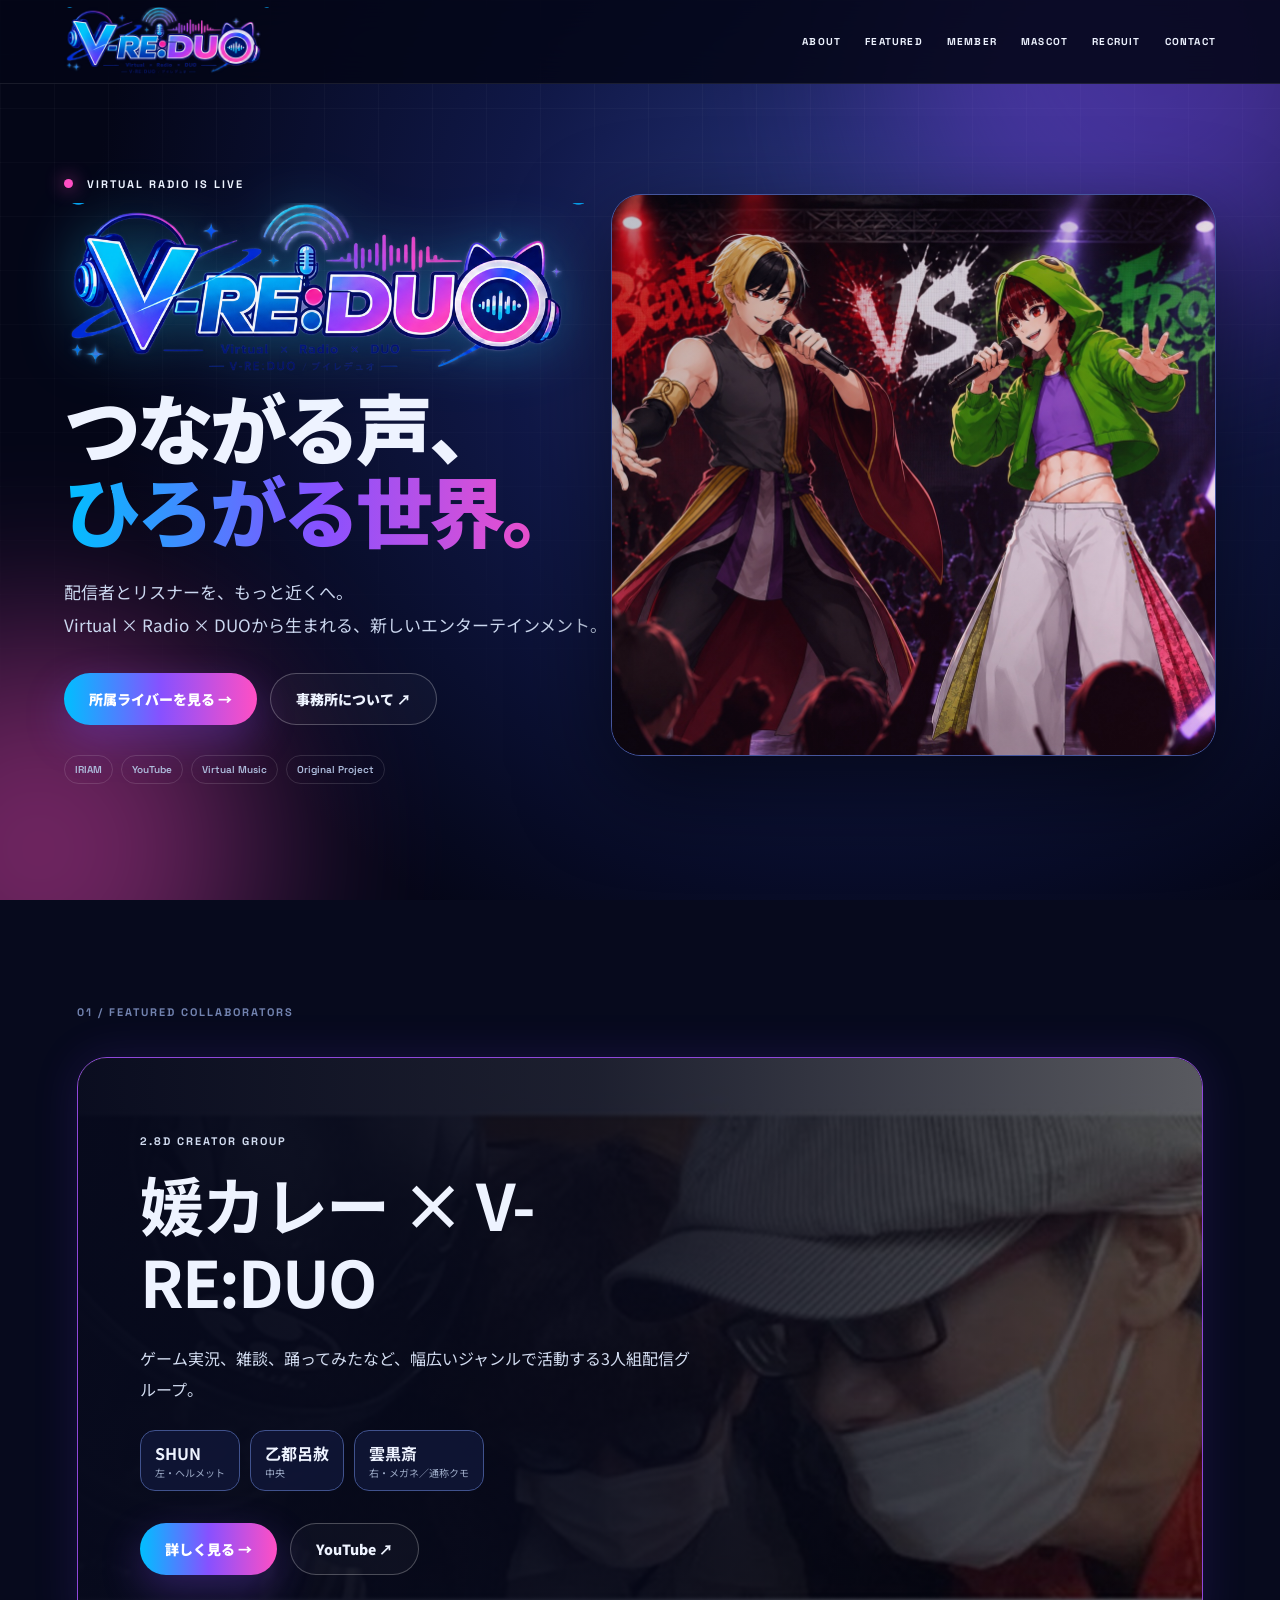
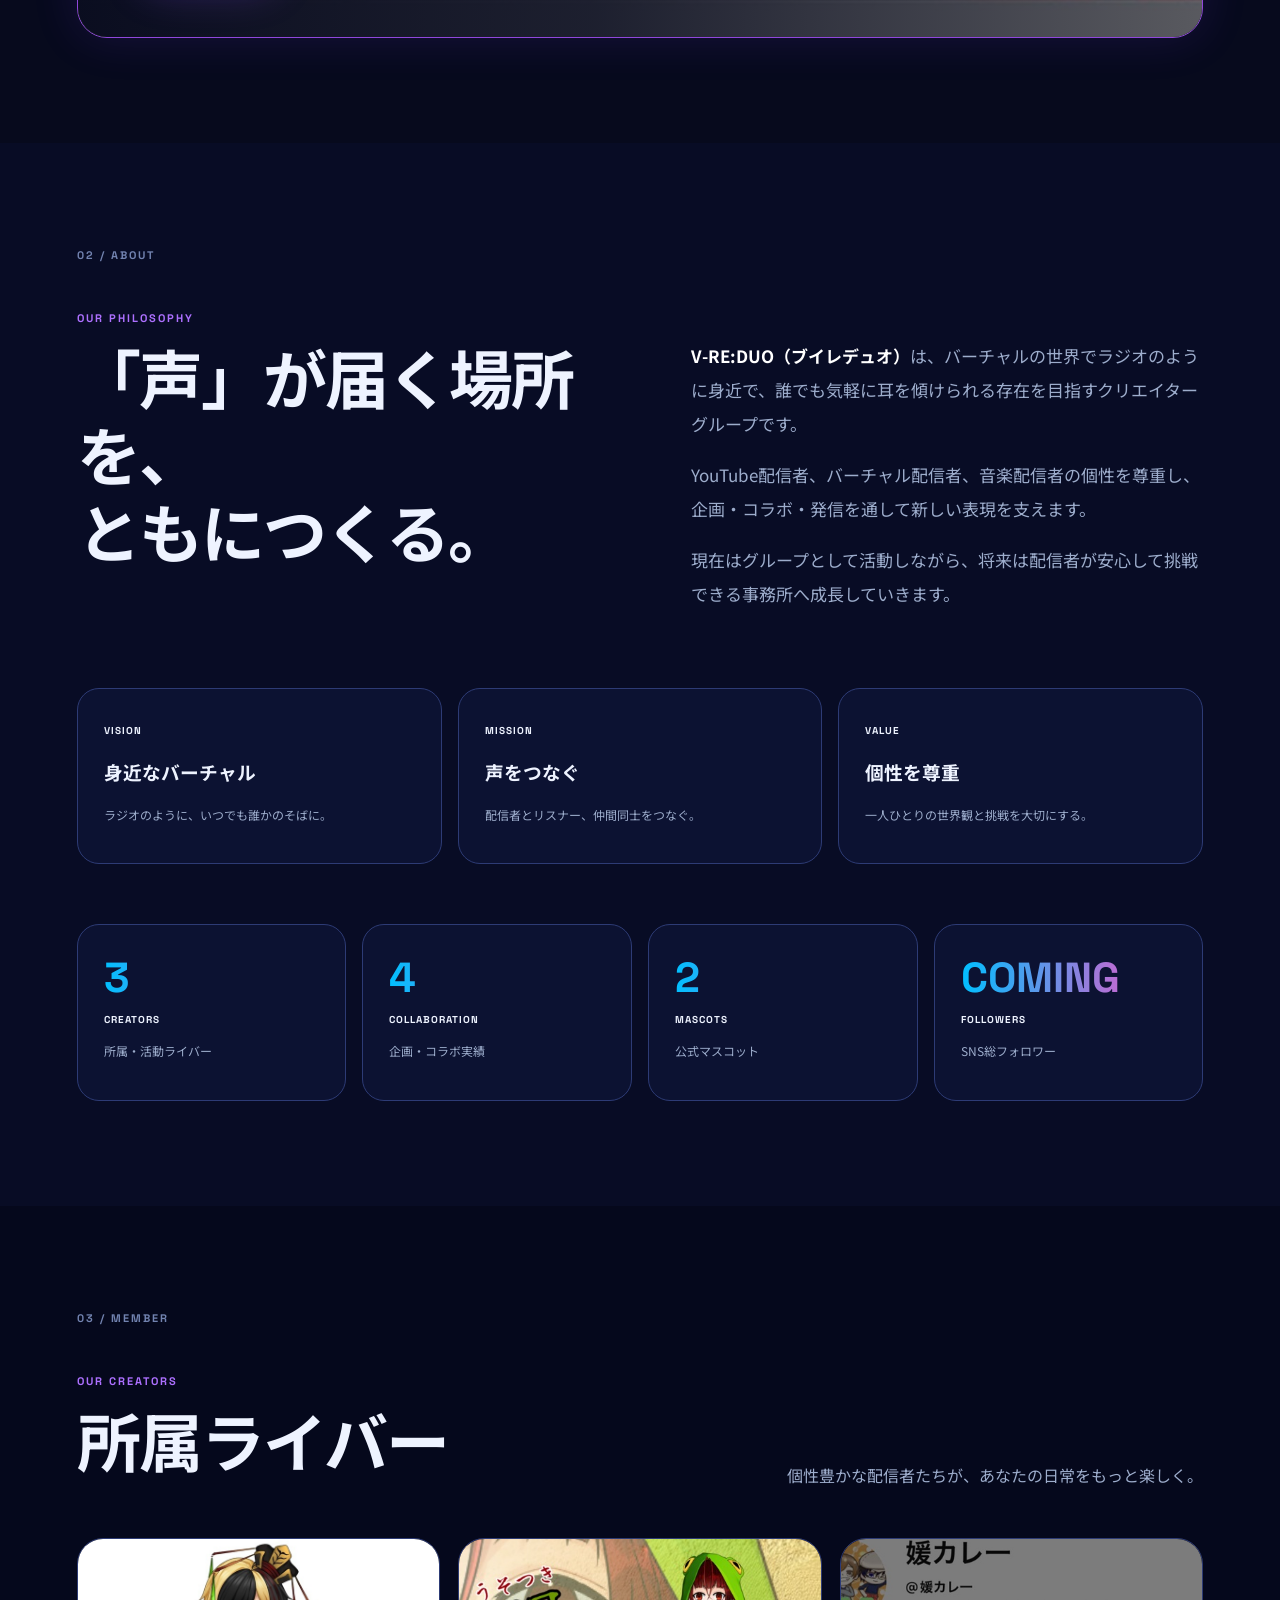
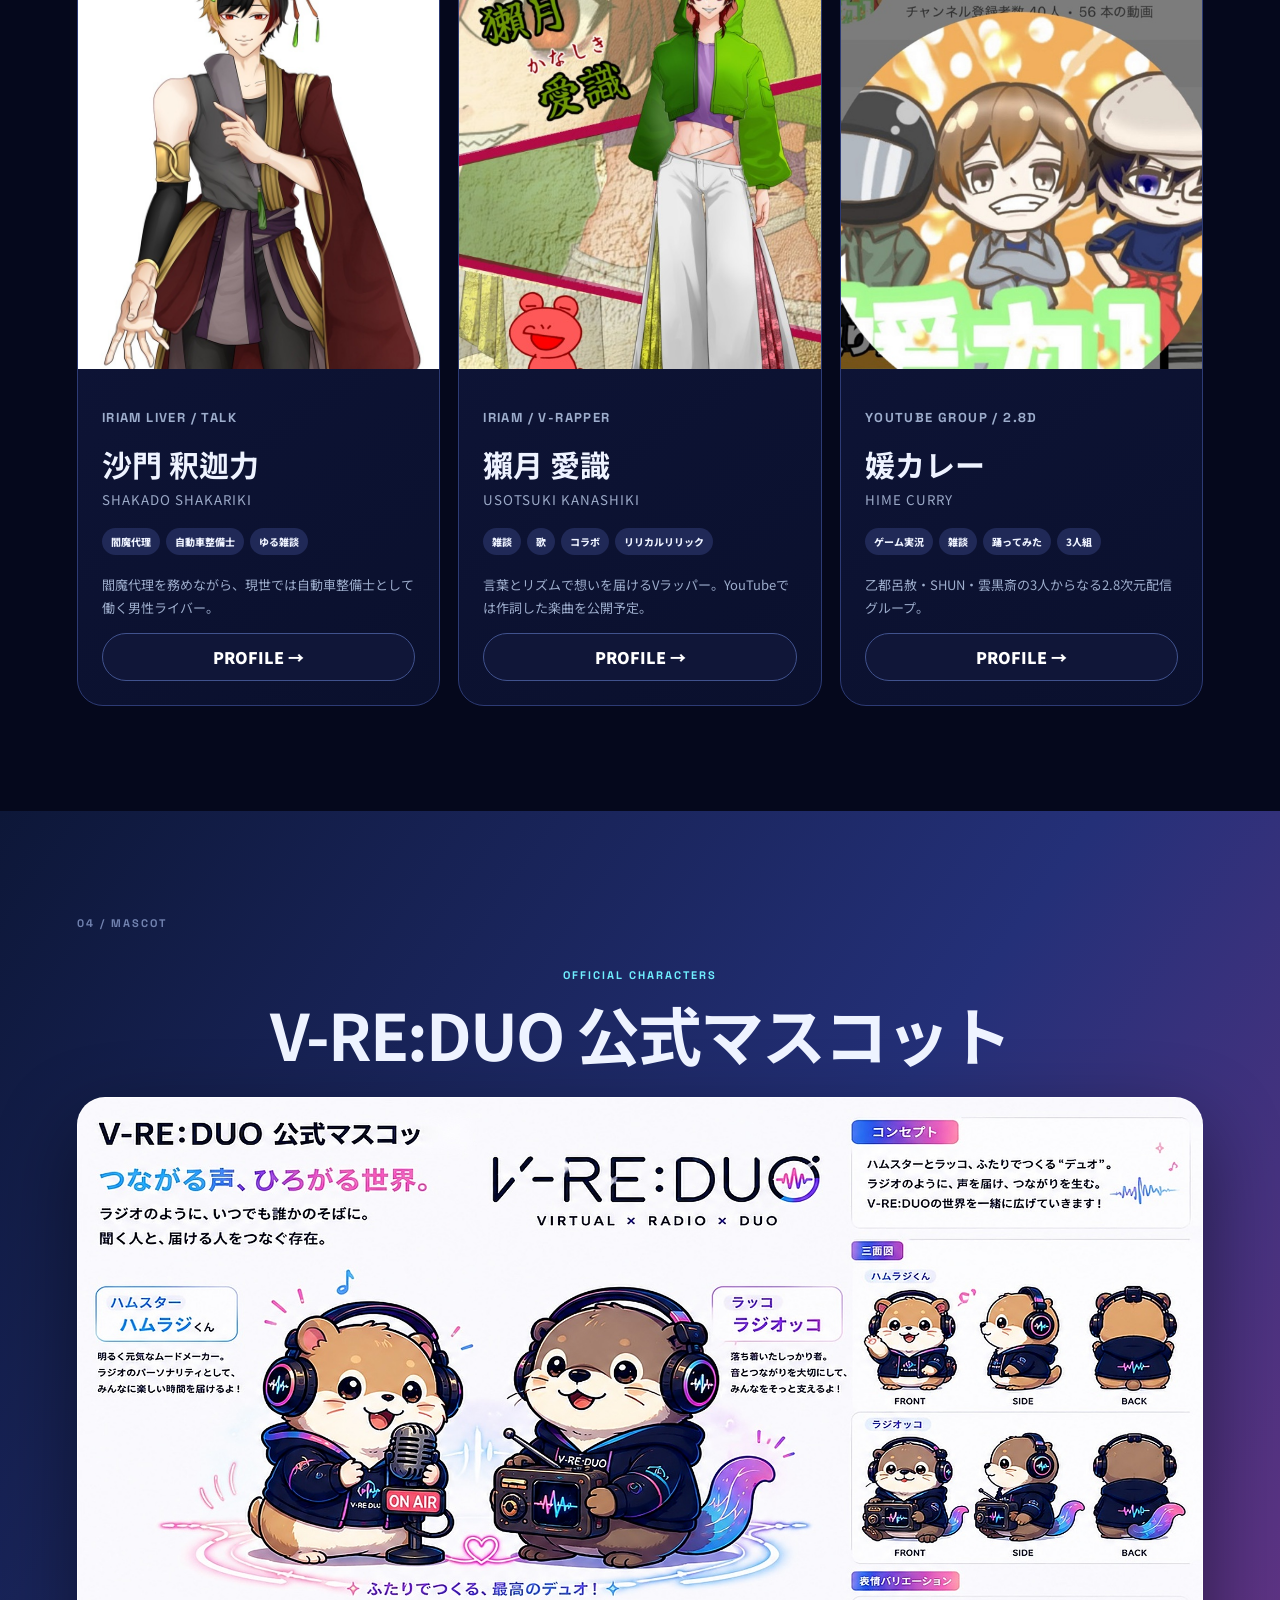
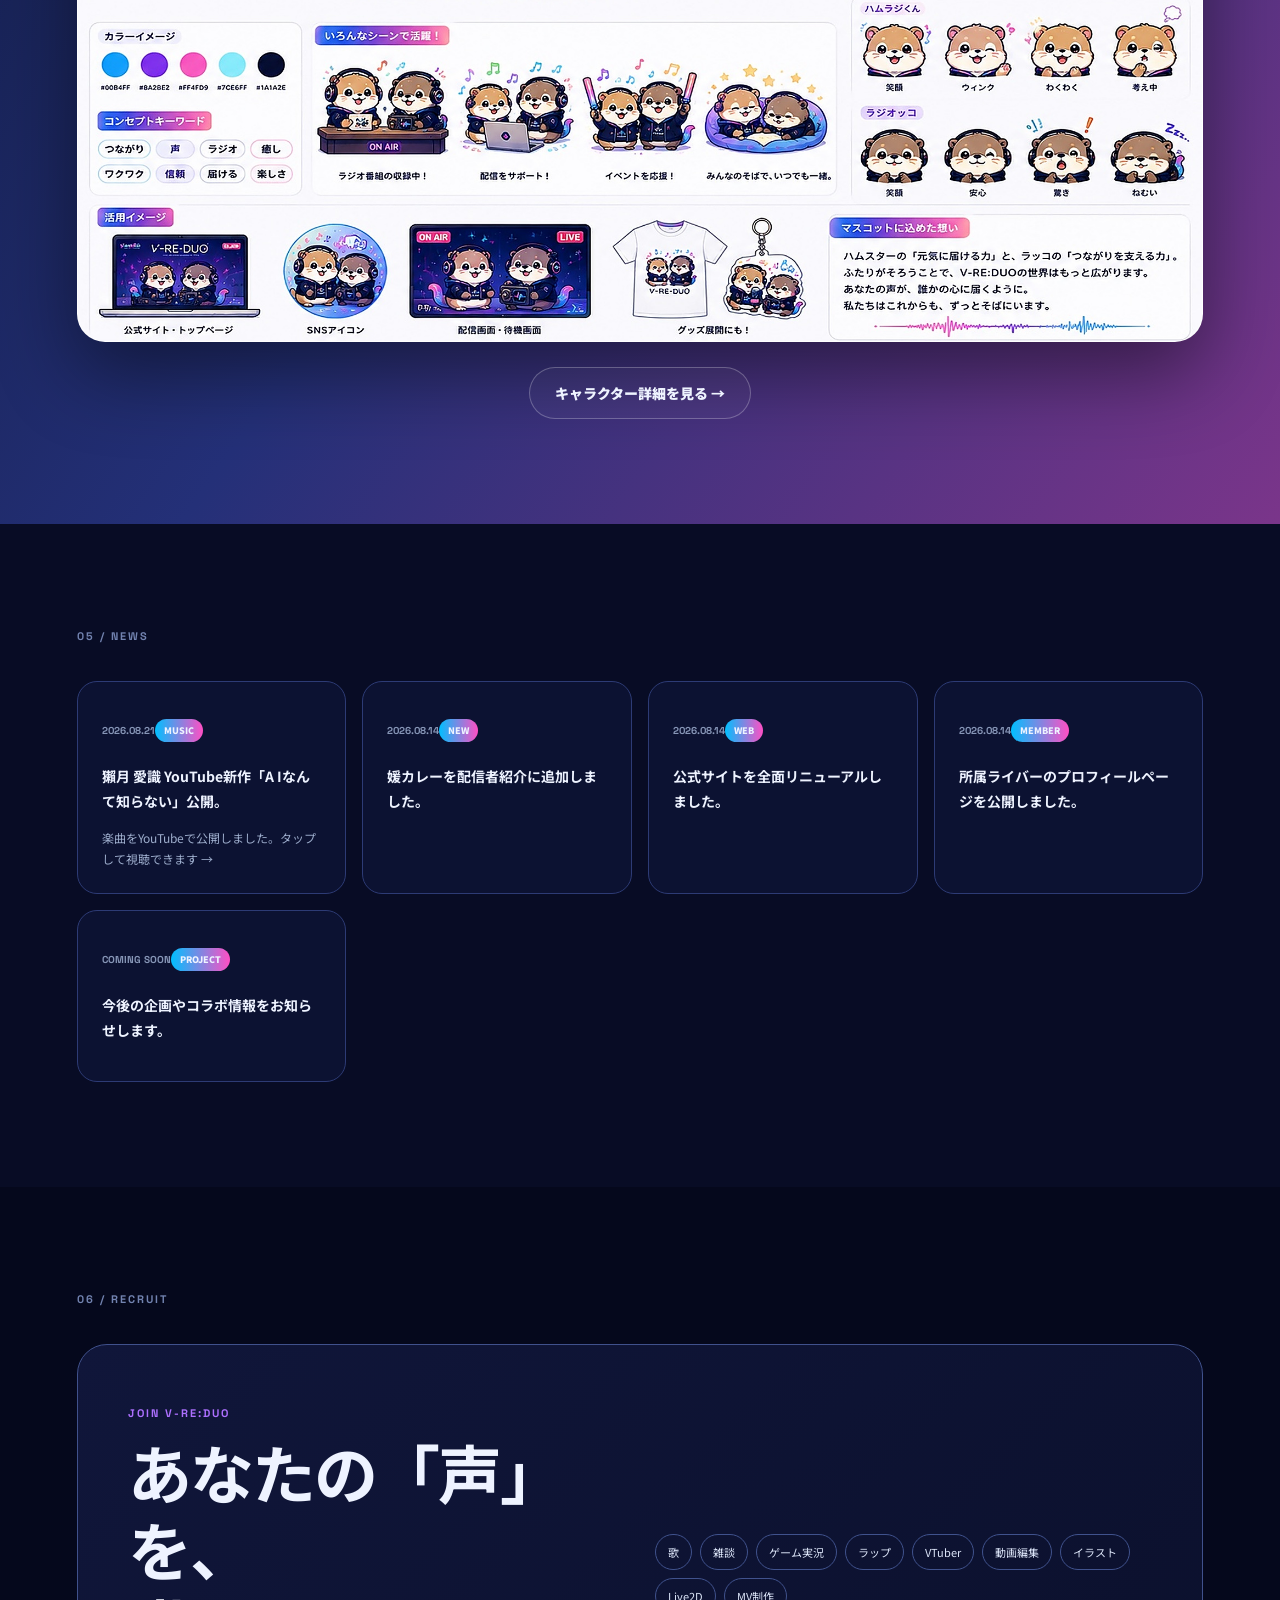
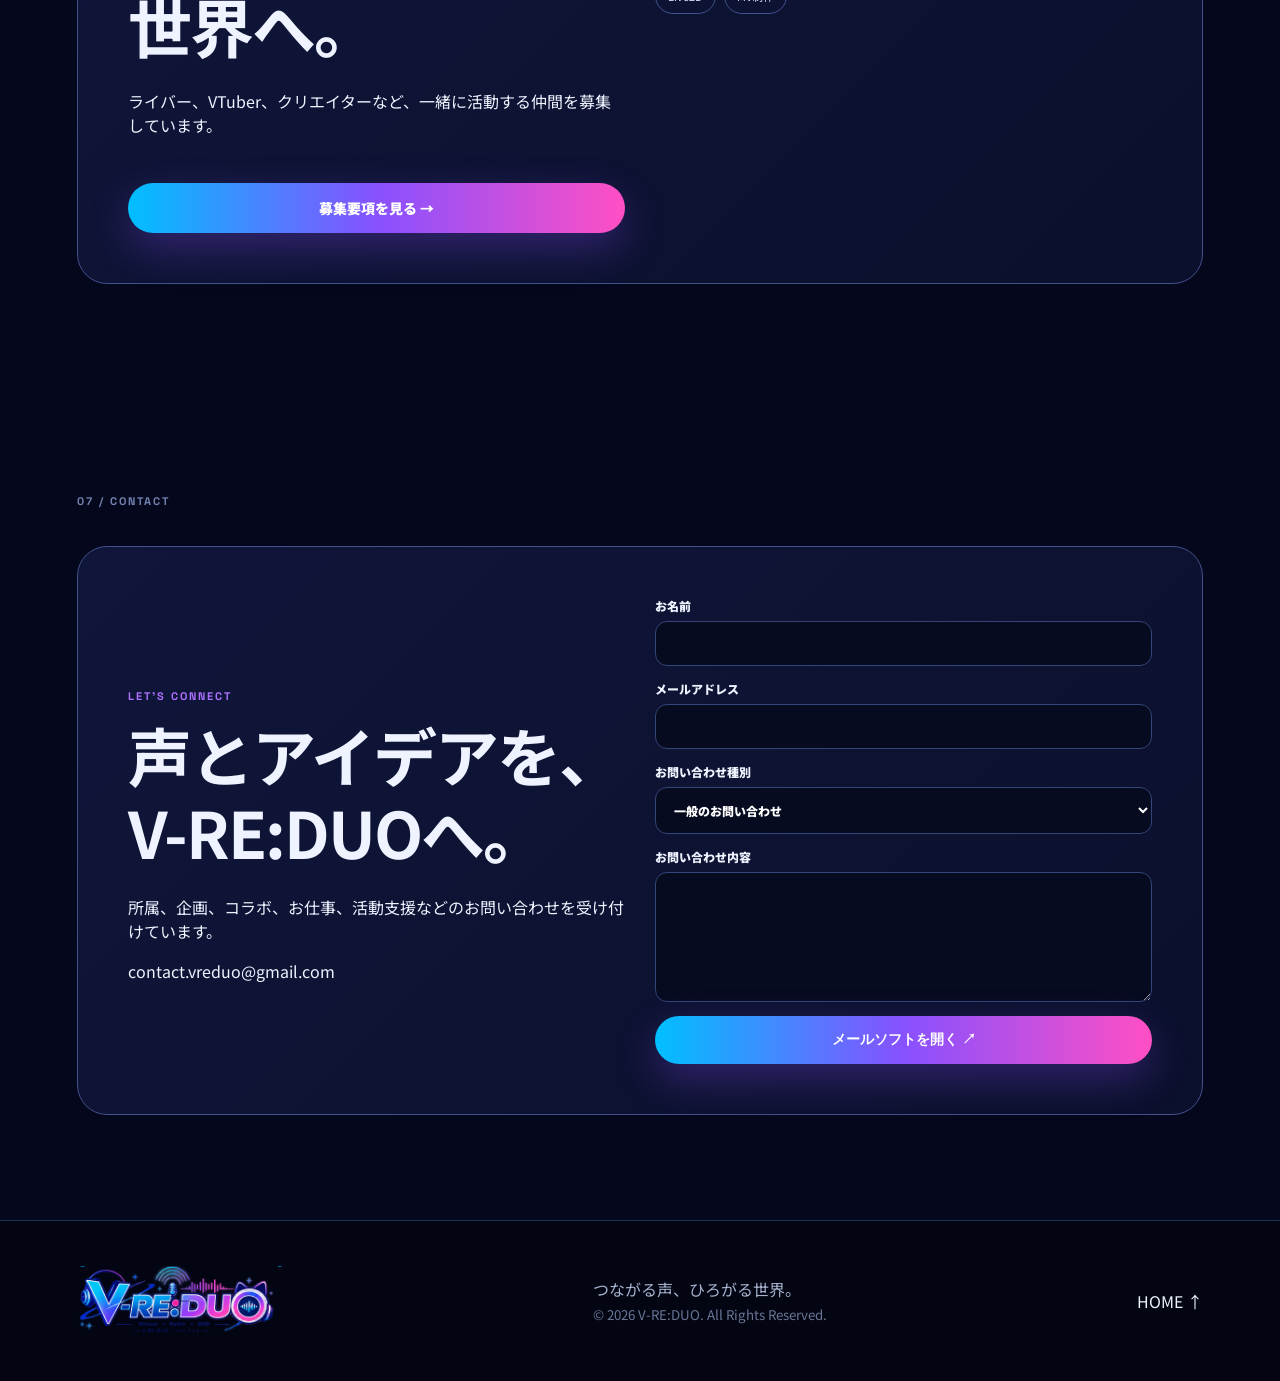
<file: index.html>
<!doctype html><html lang="ja"><head><meta charset="utf-8"><meta name="viewport" content="width=device-width,initial-scale=1,viewport-fit=cover"><meta name="theme-color" content="#040617"><meta name="description" content="V-RE:DUO公式サイト"><title>V-RE:DUO｜つながる声、ひろがる世界。</title><link rel="stylesheet" href="style.css"></head><body>
<div class="loader"><div class="loader-inner"><img src="logo-vreduo.png" alt=""><div class="loader-bars"><i></i><i></i><i></i><i></i><i></i><i></i><i></i></div></div></div><div class="pointer"></div><div class="progress"><span></span></div><header class="header"><a class="header-logo" href="index.html"><img src="logo-vreduo.png" alt="V-RE:DUO"></a><nav id="nav"><a href="index.html#about">ABOUT</a><a href="index.html#featured">FEATURED</a><a href="index.html#members">MEMBER</a><a href="mascot.html">MASCOT</a><a href="recruit.html">RECRUIT</a><a href="index.html#contact">CONTACT</a></nav><button id="menu" class="menu"><span></span><span></span><span></span></button></header>
<main>
<section class="hero"><div class="hero-grid"></div><div class="aurora a"></div><div class="aurora b"></div><div class="hero-copy reveal"><p class="live"><i></i> VIRTUAL RADIO IS LIVE</p><img class="hero-logo" src="logo-vreduo.png" alt="V-RE:DUO"><h1>つながる声、<br><em>ひろがる世界。</em></h1><p class="lead">配信者とリスナーを、もっと近くへ。<br>Virtual × Radio × DUOから生まれる、新しいエンターテインメント。</p><div class="actions"><a class="btn primary" href="#members">所属ライバーを見る →</a><a class="btn outline" href="#about">事務所について ↗</a></div><div class="chips"><span>IRIAM</span><span>YouTube</span><span>Virtual Music</span><span>Original Project</span></div></div><div class="hero-stage reveal"><img src="stage.jpg" alt="ライブステージ"></div></section>

<section class="section featured" id="featured"><p class="section-no">01 / FEATURED COLLABORATORS</p><article class="featured-card reveal"><img src="himecurry-banner.jpg" alt="媛カレー"><div class="featured-overlay"></div><div class="featured-copy"><p class="eyebrow">2.8D CREATOR GROUP</p><h2>媛カレー × V-RE:DUO</h2><p>ゲーム実況、雑談、踊ってみたなど、幅広いジャンルで活動する3人組配信グループ。</p><div class="person-badges"><span><b>SHUN</b><small>左・ヘルメット</small></span><span><b>乙都呂赦</b><small>中央</small></span><span><b>雲黒斎</b><small>右・メガネ／通称クモ</small></span></div><div class="actions"><a class="btn primary" href="member-himecurry.html">詳しく見る →</a><a class="btn outline" target="_blank" rel="noopener" href="https://youtube.com/channel/UCMbuWsmGd1DsWzReaDufFGw?si=_6njPQUCwye8A4fV">YouTube ↗</a></div></div></article></section>

<section class="section about" id="about"><p class="section-no">02 / ABOUT</p><div class="split"><div class="reveal"><p class="eyebrow">OUR PHILOSOPHY</p><h2>「声」が届く場所を、<br>ともにつくる。</h2></div><div class="copy reveal"><p><strong>V-RE:DUO（ブイレデュオ）</strong>は、バーチャルの世界でラジオのように身近で、誰でも気軽に耳を傾けられる存在を目指すクリエイターグループです。</p><p>YouTube配信者、バーチャル配信者、音楽配信者の個性を尊重し、企画・コラボ・発信を通して新しい表現を支えます。</p><p>現在はグループとして活動しながら、将来は配信者が安心して挑戦できる事務所へ成長していきます。</p></div></div><div class="values"><article class="reveal"><span>VISION</span><h3>身近なバーチャル</h3><p>ラジオのように、いつでも誰かのそばに。</p></article><article class="reveal"><span>MISSION</span><h3>声をつなぐ</h3><p>配信者とリスナー、仲間同士をつなぐ。</p></article><article class="reveal"><span>VALUE</span><h3>個性を尊重</h3><p>一人ひとりの世界観と挑戦を大切にする。</p></article></div><div class="stats"><article><strong data-count="3">0</strong><span>CREATORS</span><p>所属・活動ライバー</p></article><article><strong data-count="4">0</strong><span>COLLABORATION</span><p>企画・コラボ実績</p></article><article><strong data-count="2">0</strong><span>MASCOTS</span><p>公式マスコット</p></article><article><strong>COMING</strong><span>FOLLOWERS</span><p>SNS総フォロワー</p></article></div></section>

<section class="section members" id="members"><p class="section-no">03 / MEMBER</p><div class="heading reveal"><div><p class="eyebrow">OUR CREATORS</p><h2>所属ライバー</h2></div><p>個性豊かな配信者たちが、あなたの日常をもっと楽しく。</p></div><div class="member-grid">
<article class="member-card reveal"><div class="card-image"><img src="shakado.jpg" alt="沙門 釈迦力"></div><div class="card-content"><p class="category">IRIAM LIVER / TALK</p><h3>沙門 釈迦力</h3><small>SHAKADO SHAKARIKI</small><div class="tags"><span>閻魔代理</span><span>自動車整備士</span><span>ゆる雑談</span></div><p>閻魔代理を務めながら、現世では自動車整備士として働く男性ライバー。</p><a class="profile-link" href="member-shakado.html">PROFILE →</a></div></article>
<article class="member-card reveal"><div class="card-image"><img src="usotsuki.jpg" alt="獺月 愛識"></div><div class="card-content"><p class="category">IRIAM / V-RAPPER</p><h3>獺月 愛識</h3><small>USOTSUKI KANASHIKI</small><div class="tags"><span>雑談</span><span>歌</span><span>コラボ</span><span>リリカルリリック</span></div><p>言葉とリズムで想いを届けるVラッパー。YouTubeでは作詞した楽曲を公開予定。</p><a class="profile-link" href="member-usotsuki.html">PROFILE →</a></div></article>
<article class="member-card reveal"><div class="card-image"><img src="himecurry.jpg" alt="媛カレー"></div><div class="card-content"><p class="category">YOUTUBE GROUP / 2.8D</p><h3>媛カレー</h3><small>HIME CURRY</small><div class="tags"><span>ゲーム実況</span><span>雑談</span><span>踊ってみた</span><span>3人組</span></div><p>乙都呂赦・SHUN・雲黒斎の3人からなる2.8次元配信グループ。</p><a class="profile-link" href="member-himecurry.html">PROFILE →</a></div></article>
</div></section>

<section class="section mascot mascot-official" id="mascot">
<p class="section-no">04 / MASCOT</p>
<div class="official-mascot-wrap reveal">
  <p class="eyebrow cyan">OFFICIAL CHARACTERS</p>
  <h2>V-RE:DUO 公式マスコット</h2>
  <div class="official-mascot-image">
    <img src="official-mascot-characters.jpg" alt="V-RE:DUO公式マスコット ハムラジくんとラジオッコ">
  </div>
  <div class="actions">
    <a class="btn outline" href="mascot.html">キャラクター詳細を見る →</a>
  </div>
</div>
</section>

<section class="section news"><p class="section-no">05 / NEWS</p><div class="news-cards"><a class="news-link" href="https://youtu.be/A1h4tbge_iM?si=KicU3_bwAyiHrzl3" target="_blank" rel="noopener"><article><time>2026.08.21</time><span>MUSIC</span><h3>獺月 愛識 YouTube新作「A Iなんて知らない」公開。</h3><p>楽曲をYouTubeで公開しました。タップして視聴できます →</p></article></a><article><time>2026.08.14</time><span>NEW</span><h3>媛カレーを配信者紹介に追加しました。</h3></article><article><time>2026.08.14</time><span>WEB</span><h3>公式サイトを全面リニューアルしました。</h3></article><article><time>2026.08.14</time><span>MEMBER</span><h3>所属ライバーのプロフィールページを公開しました。</h3></article><article><time>COMING SOON</time><span>PROJECT</span><h3>今後の企画やコラボ情報をお知らせします。</h3></article></div></section>

<section class="section recruit"><p class="section-no">06 / RECRUIT</p><div class="recruit-panel"><div><p class="eyebrow">JOIN V-RE:DUO</p><h2>あなたの「声」を、<br>世界へ。</h2><p>ライバー、VTuber、クリエイターなど、一緒に活動する仲間を募集しています。</p></div><div class="recruit-tags"><span>歌</span><span>雑談</span><span>ゲーム実況</span><span>ラップ</span><span>VTuber</span><span>動画編集</span><span>イラスト</span><span>Live2D</span><span>MV制作</span></div><a class="btn primary" href="recruit.html">募集要項を見る →</a></div></section>

<section class="section contact" id="contact"><p class="section-no">07 / CONTACT</p><div class="contact-panel"><div><p class="eyebrow">LET'S CONNECT</p><h2>声とアイデアを、<br>V-RE:DUOへ。</h2><p>所属、企画、コラボ、お仕事、活動支援などのお問い合わせを受け付けています。</p><a href="mailto:contact.vreduo@gmail.com">contact.vreduo@gmail.com</a></div><form id="contactForm"><label>お名前<input id="name" required></label><label>メールアドレス<input id="email" type="email" required></label><label>お問い合わせ種別<select id="subject"><option>一般のお問い合わせ</option><option>所属・活動について</option><option>企画・コラボについて</option><option>お仕事・案件について</option></select></label><label>お問い合わせ内容<textarea id="message" rows="6" required></textarea></label><button class="btn primary">メールソフトを開く ↗</button></form></div></section>
</main><footer><img src="logo-vreduo.png" alt="V-RE:DUO"><div><p>つながる声、ひろがる世界。</p><small>© 2026 V-RE:DUO. All Rights Reserved.</small></div><a href="index.html">HOME ↑</a></footer><script src="script.js"></script></body></html>
</file>
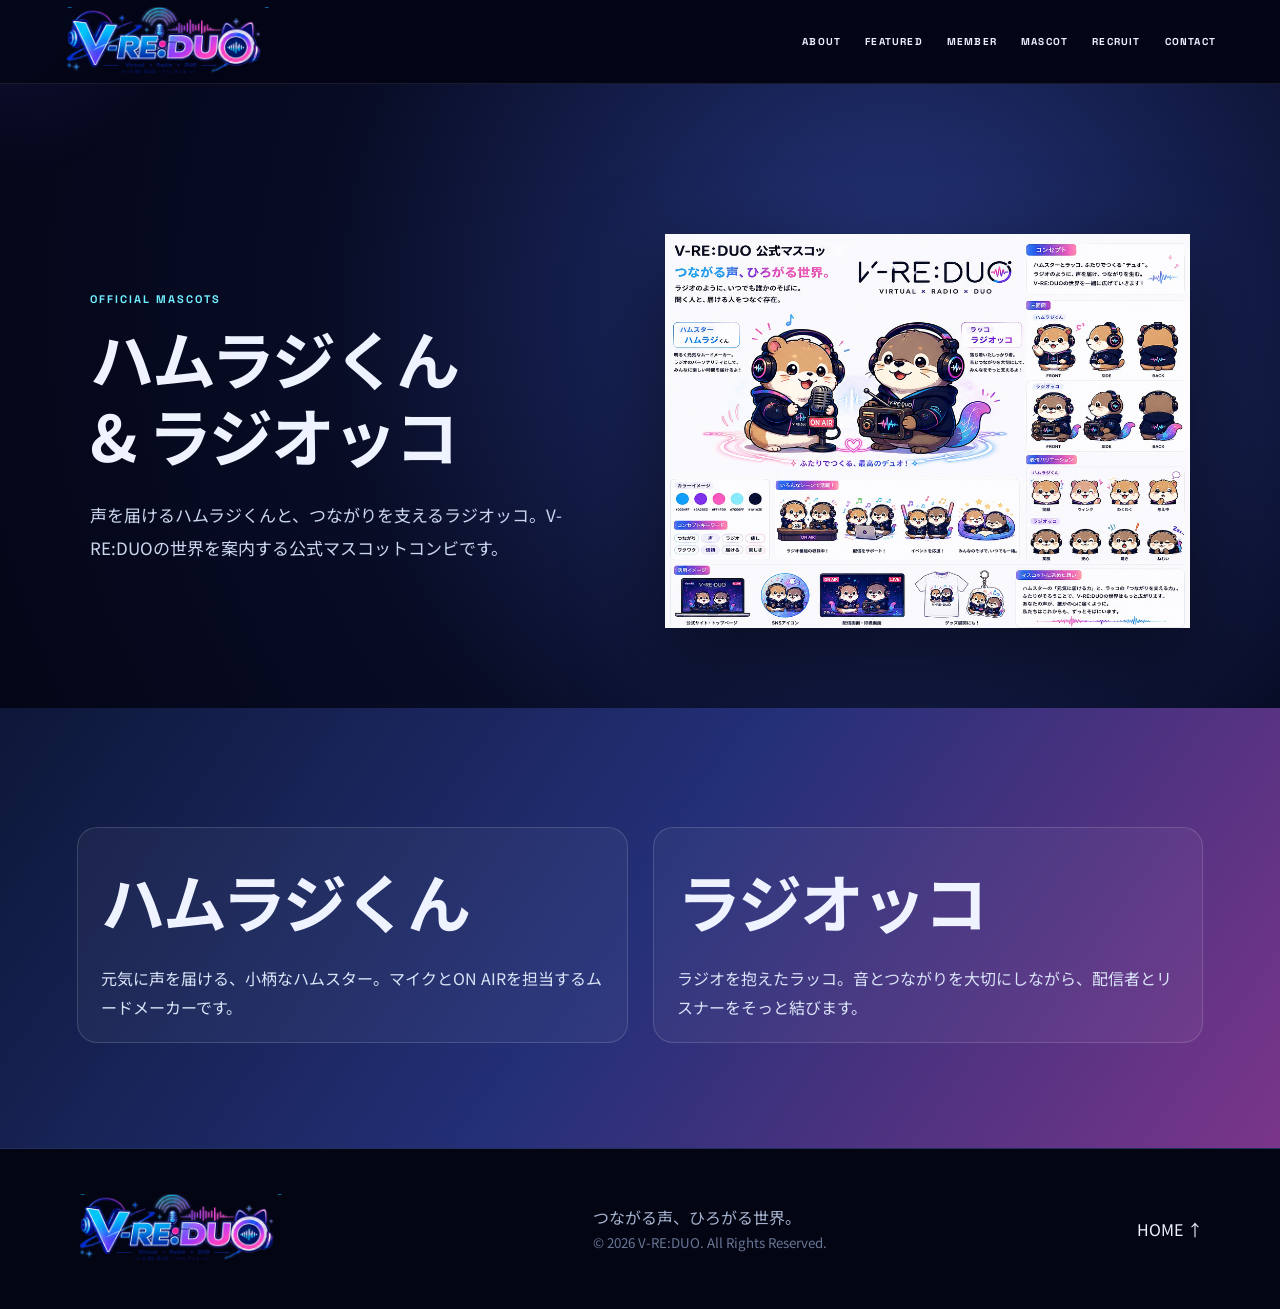
<file: mascot.html>
<!doctype html><html lang="ja"><head><meta charset="utf-8"><meta name="viewport" content="width=device-width,initial-scale=1"><title>公式マスコット｜V-RE:DUO</title><link rel="stylesheet" href="style.css"></head><body><div class="loader"><div class="loader-inner"><img src="logo-vreduo.png" alt=""><div class="loader-bars"><i></i><i></i><i></i><i></i><i></i><i></i><i></i></div></div></div><div class="pointer"></div><div class="progress"><span></span></div><header class="header"><a class="header-logo" href="index.html"><img src="logo-vreduo.png" alt="V-RE:DUO"></a><nav id="nav"><a href="index.html#about">ABOUT</a><a href="index.html#featured">FEATURED</a><a href="index.html#members">MEMBER</a><a href="mascot.html">MASCOT</a><a href="recruit.html">RECRUIT</a><a href="index.html#contact">CONTACT</a></nav><button id="menu" class="menu"><span></span><span></span><span></span></button></header><main class="page"><section class="page-hero"><div><p class="eyebrow cyan">OFFICIAL MASCOTS</p><h1>ハムラジくん<br>&amp; ラジオッコ</h1><p class="lead">声を届けるハムラジくんと、つながりを支えるラジオッコ。V-RE:DUOの世界を案内する公式マスコットコンビです。</p></div><img src="official-mascot-characters.jpg" alt="ハムラジくんとラジオッコ"></section><section class="section mascot"><div class="profile-details"><article class="profile-box"><h2>ハムラジくん</h2><p>元気に声を届ける、小柄なハムスター。マイクとON AIRを担当するムードメーカーです。</p></article><article class="profile-box"><h2>ラジオッコ</h2><p>ラジオを抱えたラッコ。音とつながりを大切にしながら、配信者とリスナーをそっと結びます。</p></article></div></section></main><footer><img src="logo-vreduo.png" alt="V-RE:DUO"><div><p>つながる声、ひろがる世界。</p><small>© 2026 V-RE:DUO. All Rights Reserved.</small></div><a href="index.html">HOME ↑</a></footer><script src="script.js"></script></body></html>
</file>
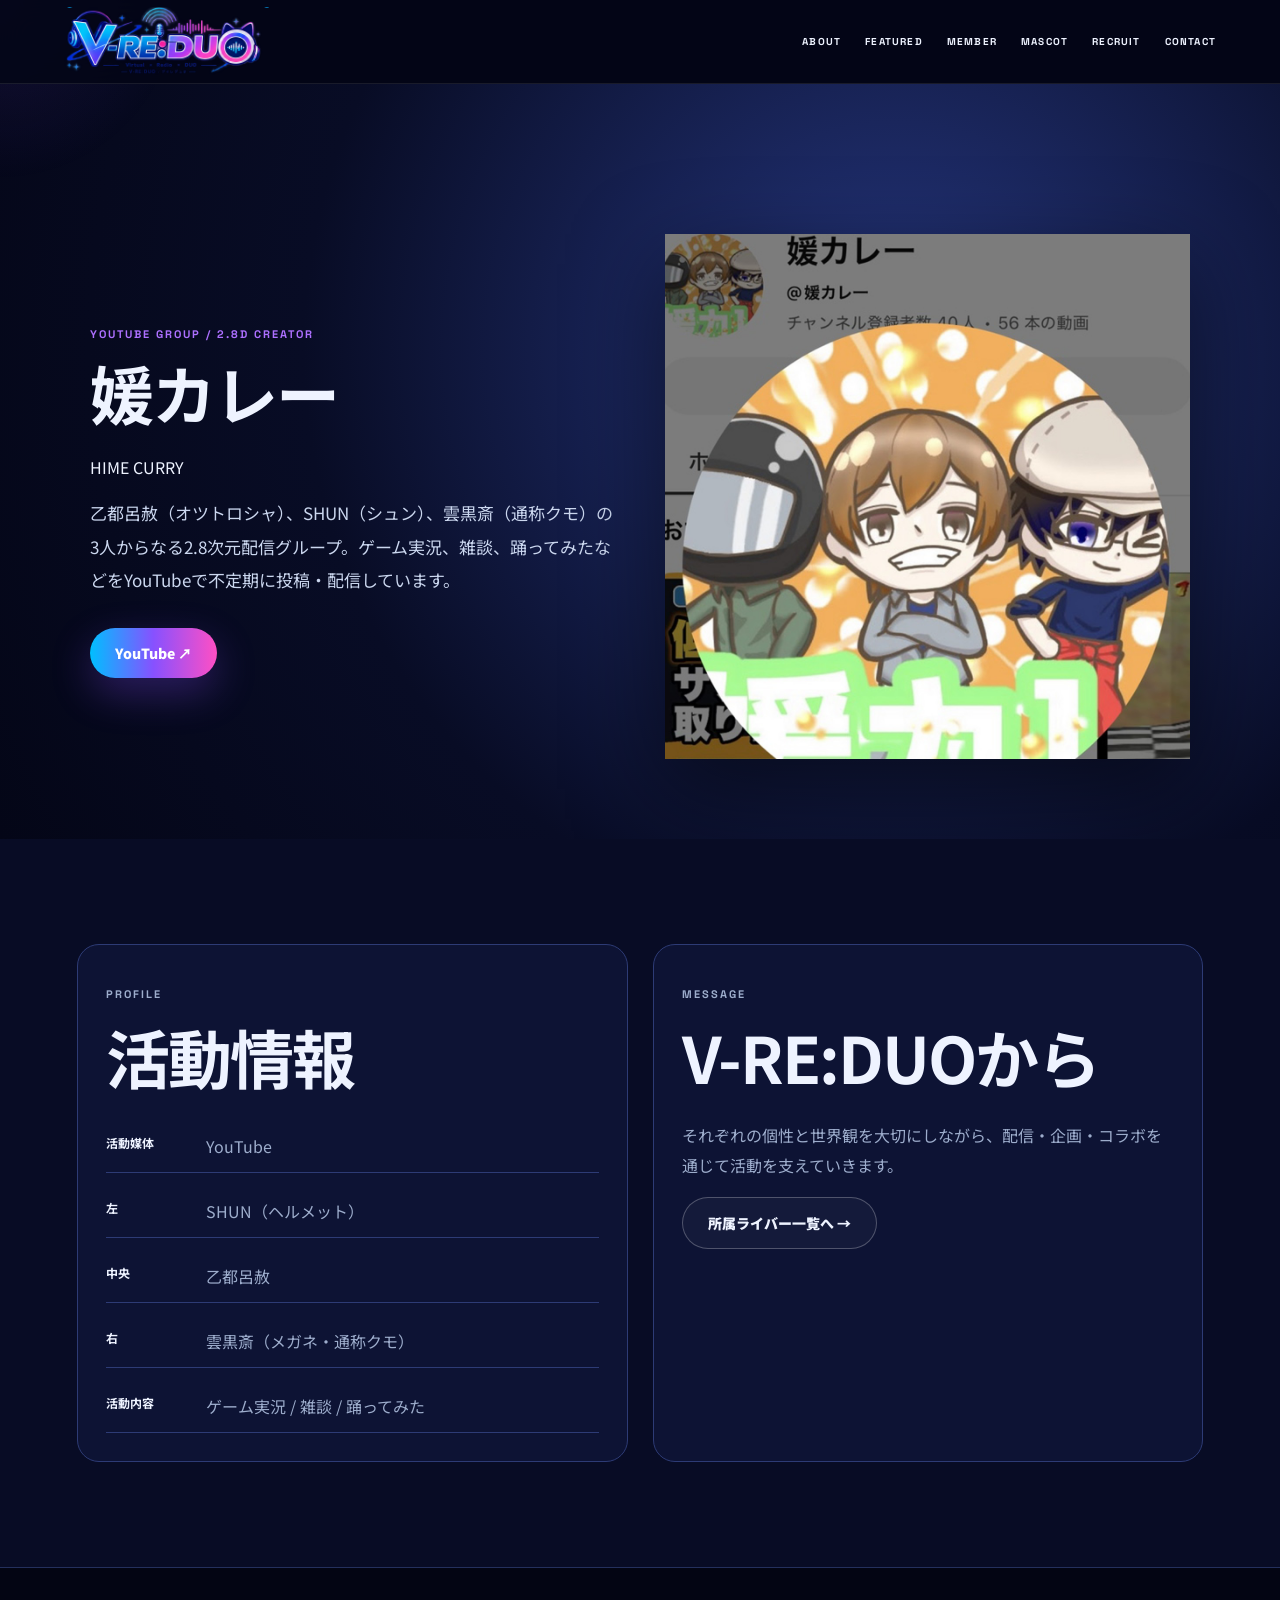
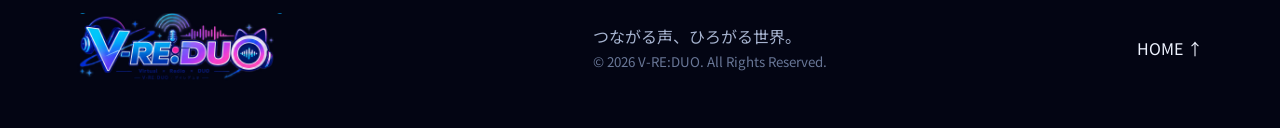
<file: member-himecurry.html>
<!doctype html><html lang="ja"><head><meta charset="utf-8"><meta name="viewport" content="width=device-width,initial-scale=1"><title>媛カレー｜V-RE:DUO</title><link rel="stylesheet" href="style.css"></head><body><div class="loader"><div class="loader-inner"><img src="logo-vreduo.png" alt=""><div class="loader-bars"><i></i><i></i><i></i><i></i><i></i><i></i><i></i></div></div></div><div class="pointer"></div><div class="progress"><span></span></div><header class="header"><a class="header-logo" href="index.html"><img src="logo-vreduo.png" alt="V-RE:DUO"></a><nav id="nav"><a href="index.html#about">ABOUT</a><a href="index.html#featured">FEATURED</a><a href="index.html#members">MEMBER</a><a href="mascot.html">MASCOT</a><a href="recruit.html">RECRUIT</a><a href="index.html#contact">CONTACT</a></nav><button id="menu" class="menu"><span></span><span></span><span></span></button></header><main class="page"><section class="page-hero"><div><p class="eyebrow">YOUTUBE GROUP / 2.8D CREATOR</p><h1>媛カレー</h1><p>HIME CURRY</p><p class="lead">乙都呂赦（オツトロシャ）、SHUN（シュン）、雲黒斎（通称クモ）の3人からなる2.8次元配信グループ。ゲーム実況、雑談、踊ってみたなどをYouTubeで不定期に投稿・配信しています。</p><div class="links"><a class="btn primary" href="https://youtube.com/channel/UCMbuWsmGd1DsWzReaDufFGw?si=_6njPQUCwye8A4fV" target="_blank" rel="noopener">YouTube ↗</a></div></div><img src="himecurry.jpg" alt="媛カレー"></section><section class="section about"><div class="profile-details"><article class="profile-box"><p class="eyebrow">PROFILE</p><h2>活動情報</h2><div class="member-list"><div><b>活動媒体</b><span>YouTube</span></div><div><b>左</b><span>SHUN（ヘルメット）</span></div><div><b>中央</b><span>乙都呂赦</span></div><div><b>右</b><span>雲黒斎（メガネ・通称クモ）</span></div><div><b>活動内容</b><span>ゲーム実況 / 雑談 / 踊ってみた</span></div></div></article><article class="profile-box"><p class="eyebrow">MESSAGE</p><h2>V-RE:DUOから</h2><p>それぞれの個性と世界観を大切にしながら、配信・企画・コラボを通じて活動を支えていきます。</p><a class="btn outline" href="index.html#members">所属ライバー一覧へ →</a></article></div></section></main><footer><img src="logo-vreduo.png" alt="V-RE:DUO"><div><p>つながる声、ひろがる世界。</p><small>© 2026 V-RE:DUO. All Rights Reserved.</small></div><a href="index.html">HOME ↑</a></footer><script src="script.js"></script></body></html>
</file>
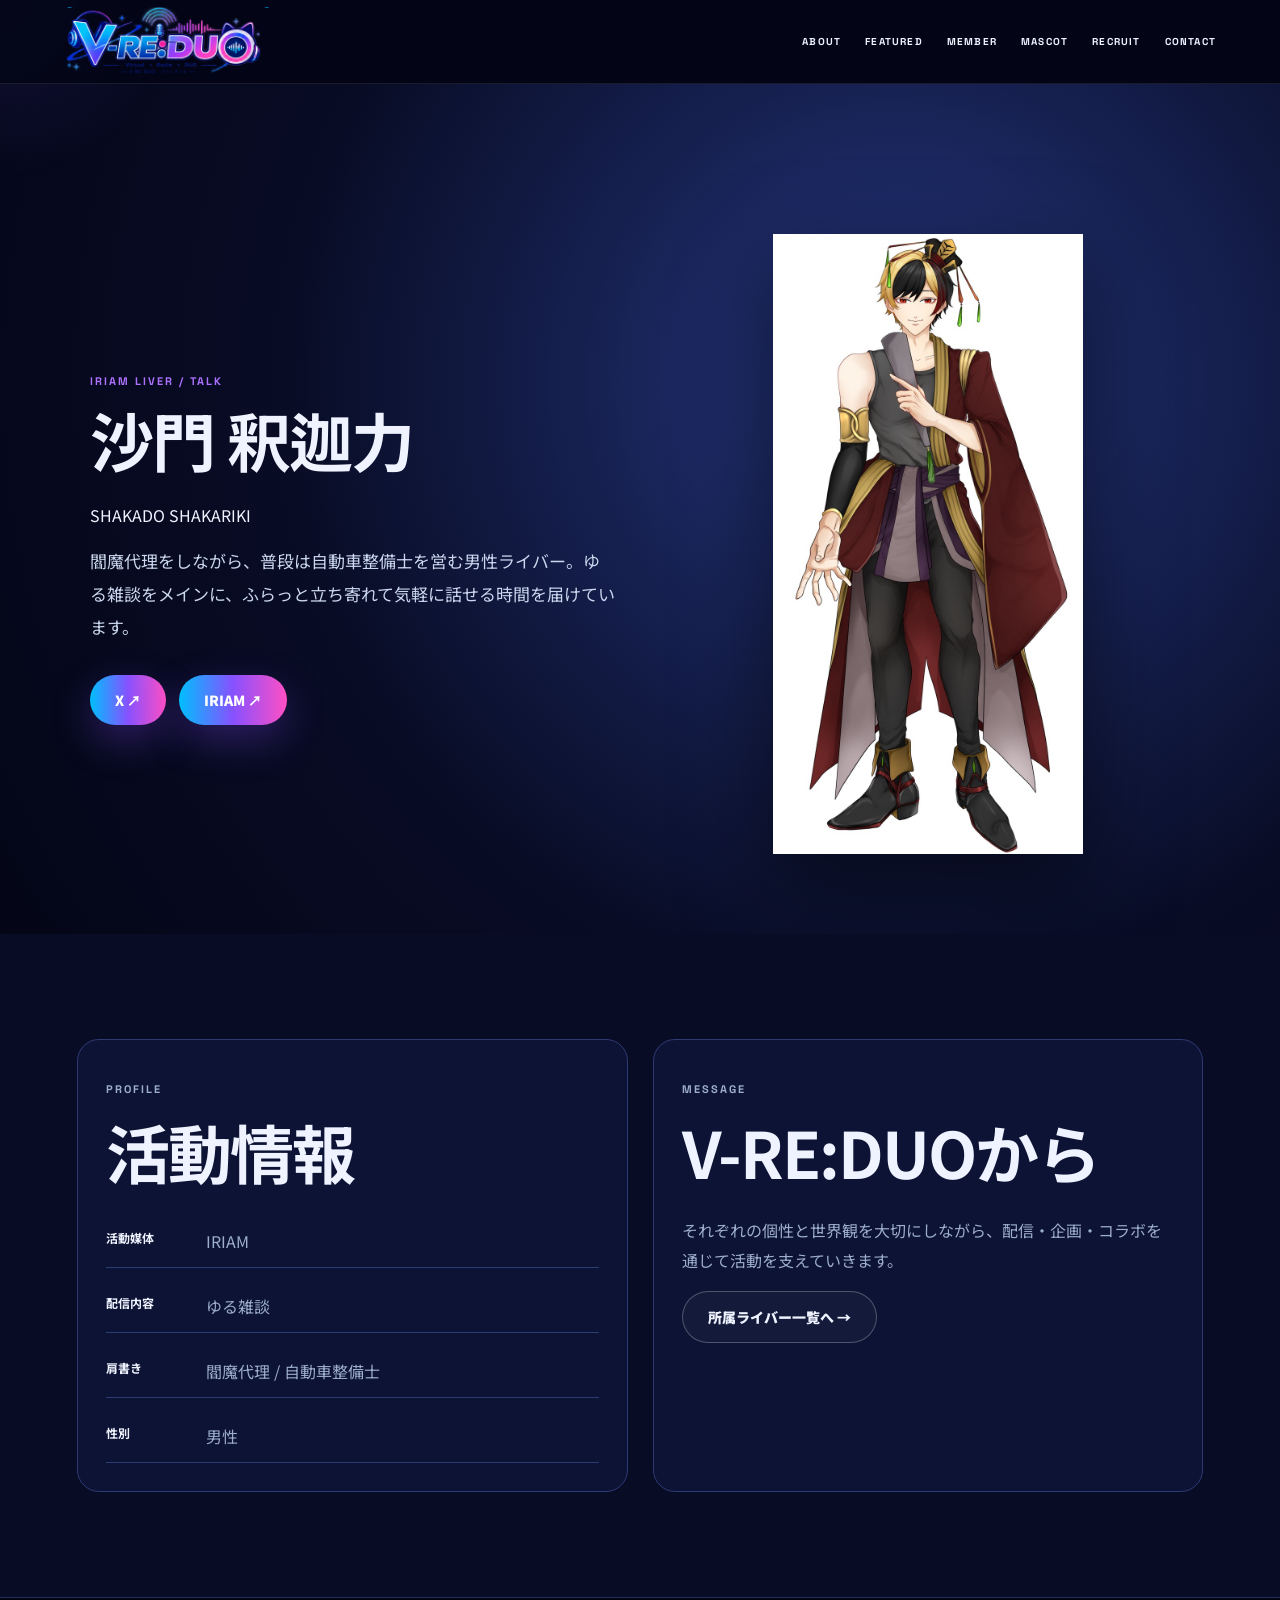
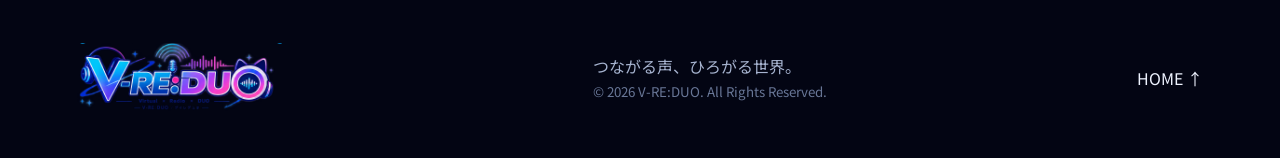
<file: member-shakado.html>
<!doctype html><html lang="ja"><head><meta charset="utf-8"><meta name="viewport" content="width=device-width,initial-scale=1"><title>沙門 釈迦力｜V-RE:DUO</title><link rel="stylesheet" href="style.css"></head><body><div class="loader"><div class="loader-inner"><img src="logo-vreduo.png" alt=""><div class="loader-bars"><i></i><i></i><i></i><i></i><i></i><i></i><i></i></div></div></div><div class="pointer"></div><div class="progress"><span></span></div><header class="header"><a class="header-logo" href="index.html"><img src="logo-vreduo.png" alt="V-RE:DUO"></a><nav id="nav"><a href="index.html#about">ABOUT</a><a href="index.html#featured">FEATURED</a><a href="index.html#members">MEMBER</a><a href="mascot.html">MASCOT</a><a href="recruit.html">RECRUIT</a><a href="index.html#contact">CONTACT</a></nav><button id="menu" class="menu"><span></span><span></span><span></span></button></header><main class="page"><section class="page-hero"><div><p class="eyebrow">IRIAM LIVER / TALK</p><h1>沙門 釈迦力</h1><p>SHAKADO SHAKARIKI</p><p class="lead">閻魔代理をしながら、普段は自動車整備士を営む男性ライバー。ゆる雑談をメインに、ふらっと立ち寄れて気軽に話せる時間を届けています。</p><div class="links"><a class="btn primary" href="https://x.com/syakariki_iriam?s=21&t=enc1lWXjnDQOuVr2cJdIOA" target="_blank" rel="noopener">X ↗</a><a class="btn primary" href="https://web.iriam.app/s/user/MY4Gkzy27q?uuid=f175ac16" target="_blank" rel="noopener">IRIAM ↗</a></div></div><img src="shakado.jpg" alt="沙門 釈迦力"></section><section class="section about"><div class="profile-details"><article class="profile-box"><p class="eyebrow">PROFILE</p><h2>活動情報</h2><div class="member-list"><div><b>活動媒体</b><span>IRIAM</span></div><div><b>配信内容</b><span>ゆる雑談</span></div><div><b>肩書き</b><span>閻魔代理 / 自動車整備士</span></div><div><b>性別</b><span>男性</span></div></div></article><article class="profile-box"><p class="eyebrow">MESSAGE</p><h2>V-RE:DUOから</h2><p>それぞれの個性と世界観を大切にしながら、配信・企画・コラボを通じて活動を支えていきます。</p><a class="btn outline" href="index.html#members">所属ライバー一覧へ →</a></article></div></section></main><footer><img src="logo-vreduo.png" alt="V-RE:DUO"><div><p>つながる声、ひろがる世界。</p><small>© 2026 V-RE:DUO. All Rights Reserved.</small></div><a href="index.html">HOME ↑</a></footer><script src="script.js"></script></body></html>
</file>
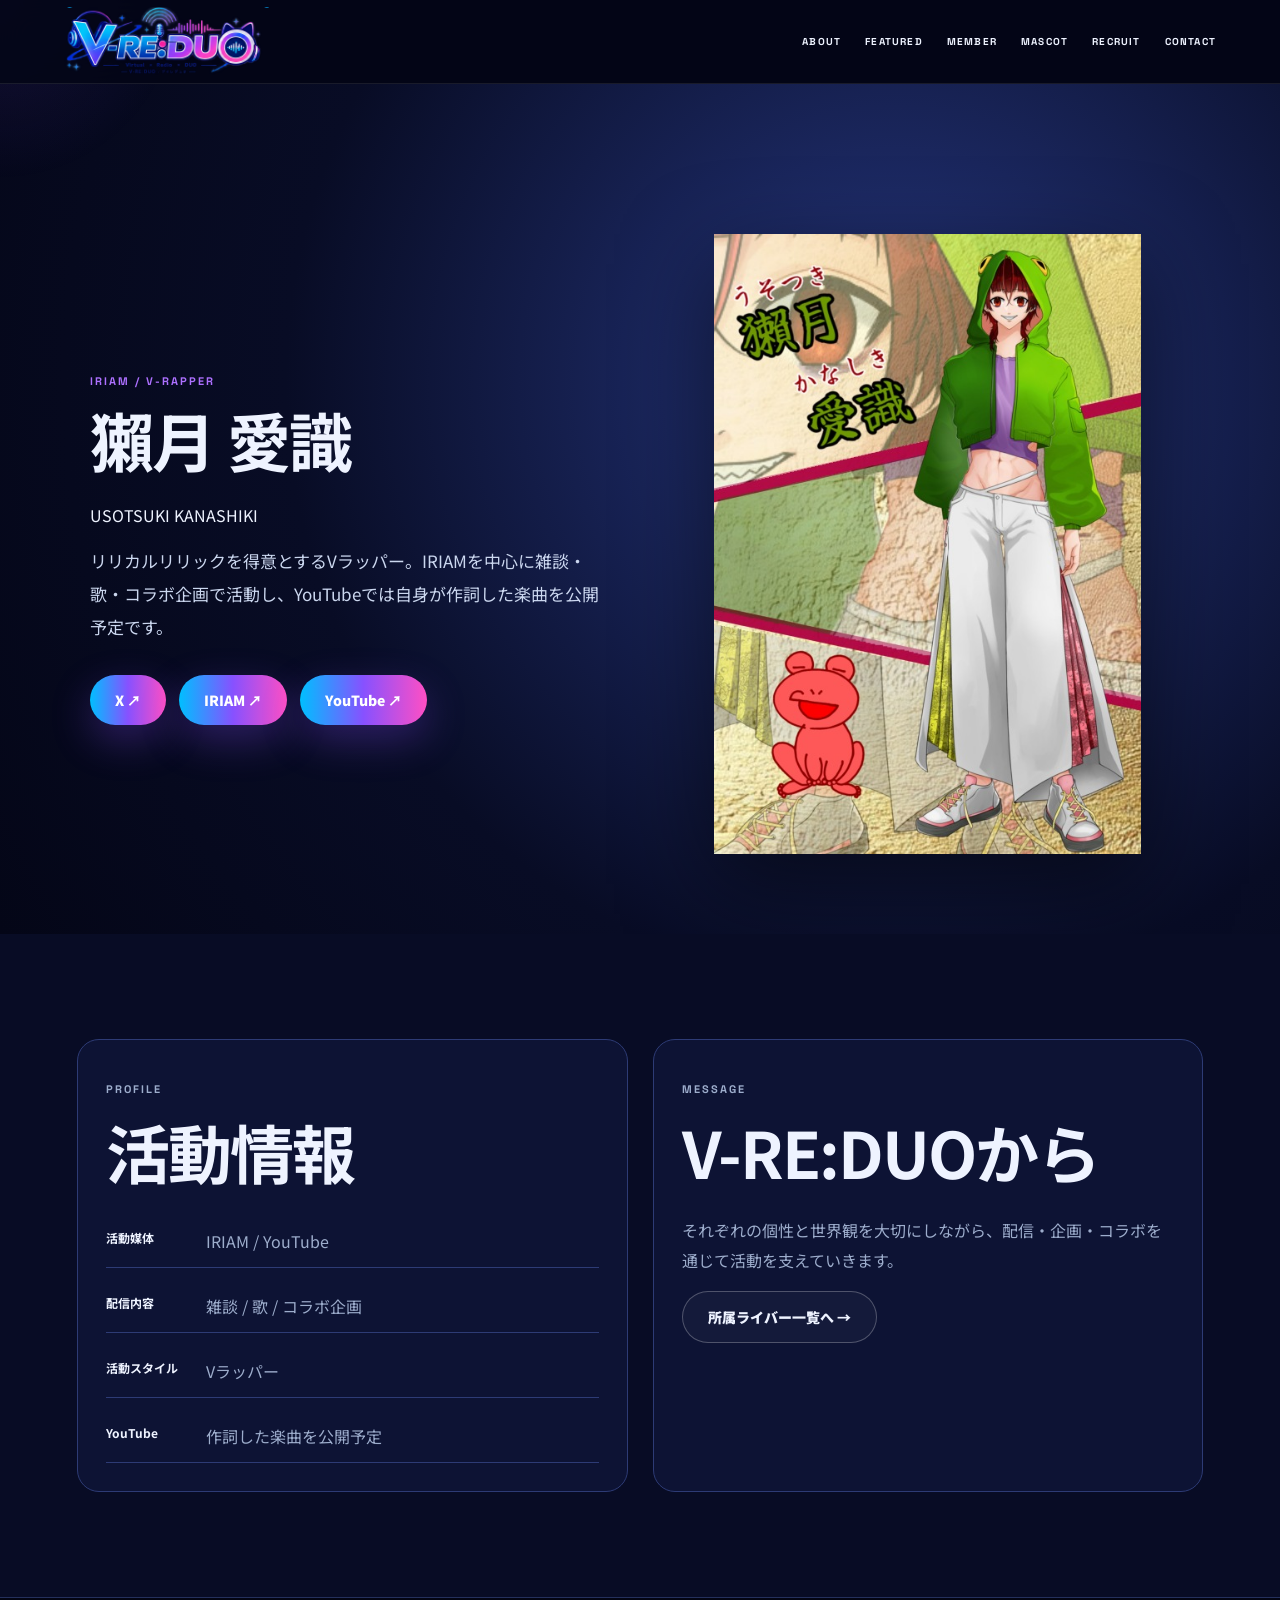
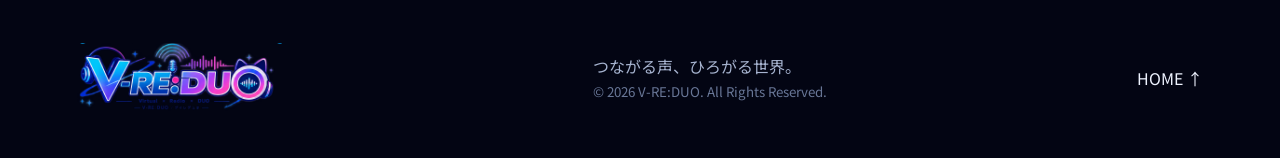
<file: member-usotsuki.html>
<!doctype html><html lang="ja"><head><meta charset="utf-8"><meta name="viewport" content="width=device-width,initial-scale=1"><title>獺月 愛識｜V-RE:DUO</title><link rel="stylesheet" href="style.css"></head><body><div class="loader"><div class="loader-inner"><img src="logo-vreduo.png" alt=""><div class="loader-bars"><i></i><i></i><i></i><i></i><i></i><i></i><i></i></div></div></div><div class="pointer"></div><div class="progress"><span></span></div><header class="header"><a class="header-logo" href="index.html"><img src="logo-vreduo.png" alt="V-RE:DUO"></a><nav id="nav"><a href="index.html#about">ABOUT</a><a href="index.html#featured">FEATURED</a><a href="index.html#members">MEMBER</a><a href="mascot.html">MASCOT</a><a href="recruit.html">RECRUIT</a><a href="index.html#contact">CONTACT</a></nav><button id="menu" class="menu"><span></span><span></span><span></span></button></header><main class="page"><section class="page-hero"><div><p class="eyebrow">IRIAM / V-RAPPER</p><h1>獺月 愛識</h1><p>USOTSUKI KANASHIKI</p><p class="lead">リリカルリリックを得意とするVラッパー。IRIAMを中心に雑談・歌・コラボ企画で活動し、YouTubeでは自身が作詞した楽曲を公開予定です。</p><div class="links"><a class="btn primary" href="https://x.com/usotuki_kanasi?s=11&t=enc1lWXjnDQOuVr2cJdIOA" target="_blank" rel="noopener">X ↗</a><a class="btn primary" href="https://web.iriam.app/s/user/LXD8dgn1Rc?uuid=2e6" target="_blank" rel="noopener">IRIAM ↗</a><a class="btn primary" href="https://youtube.com/channel/UCddPxfroxlUOyolnXkn5Djw?si=zroZo-s5bh1uHVws" target="_blank" rel="noopener">YouTube ↗</a></div></div><img src="usotsuki.jpg" alt="獺月 愛識"></section><section class="section about"><div class="profile-details"><article class="profile-box"><p class="eyebrow">PROFILE</p><h2>活動情報</h2><div class="member-list"><div><b>活動媒体</b><span>IRIAM / YouTube</span></div><div><b>配信内容</b><span>雑談 / 歌 / コラボ企画</span></div><div><b>活動スタイル</b><span>Vラッパー</span></div><div><b>YouTube</b><span>作詞した楽曲を公開予定</span></div></div></article><article class="profile-box"><p class="eyebrow">MESSAGE</p><h2>V-RE:DUOから</h2><p>それぞれの個性と世界観を大切にしながら、配信・企画・コラボを通じて活動を支えていきます。</p><a class="btn outline" href="index.html#members">所属ライバー一覧へ →</a></article></div></section></main><footer><img src="logo-vreduo.png" alt="V-RE:DUO"><div><p>つながる声、ひろがる世界。</p><small>© 2026 V-RE:DUO. All Rights Reserved.</small></div><a href="index.html">HOME ↑</a></footer><script src="script.js"></script></body></html>
</file>
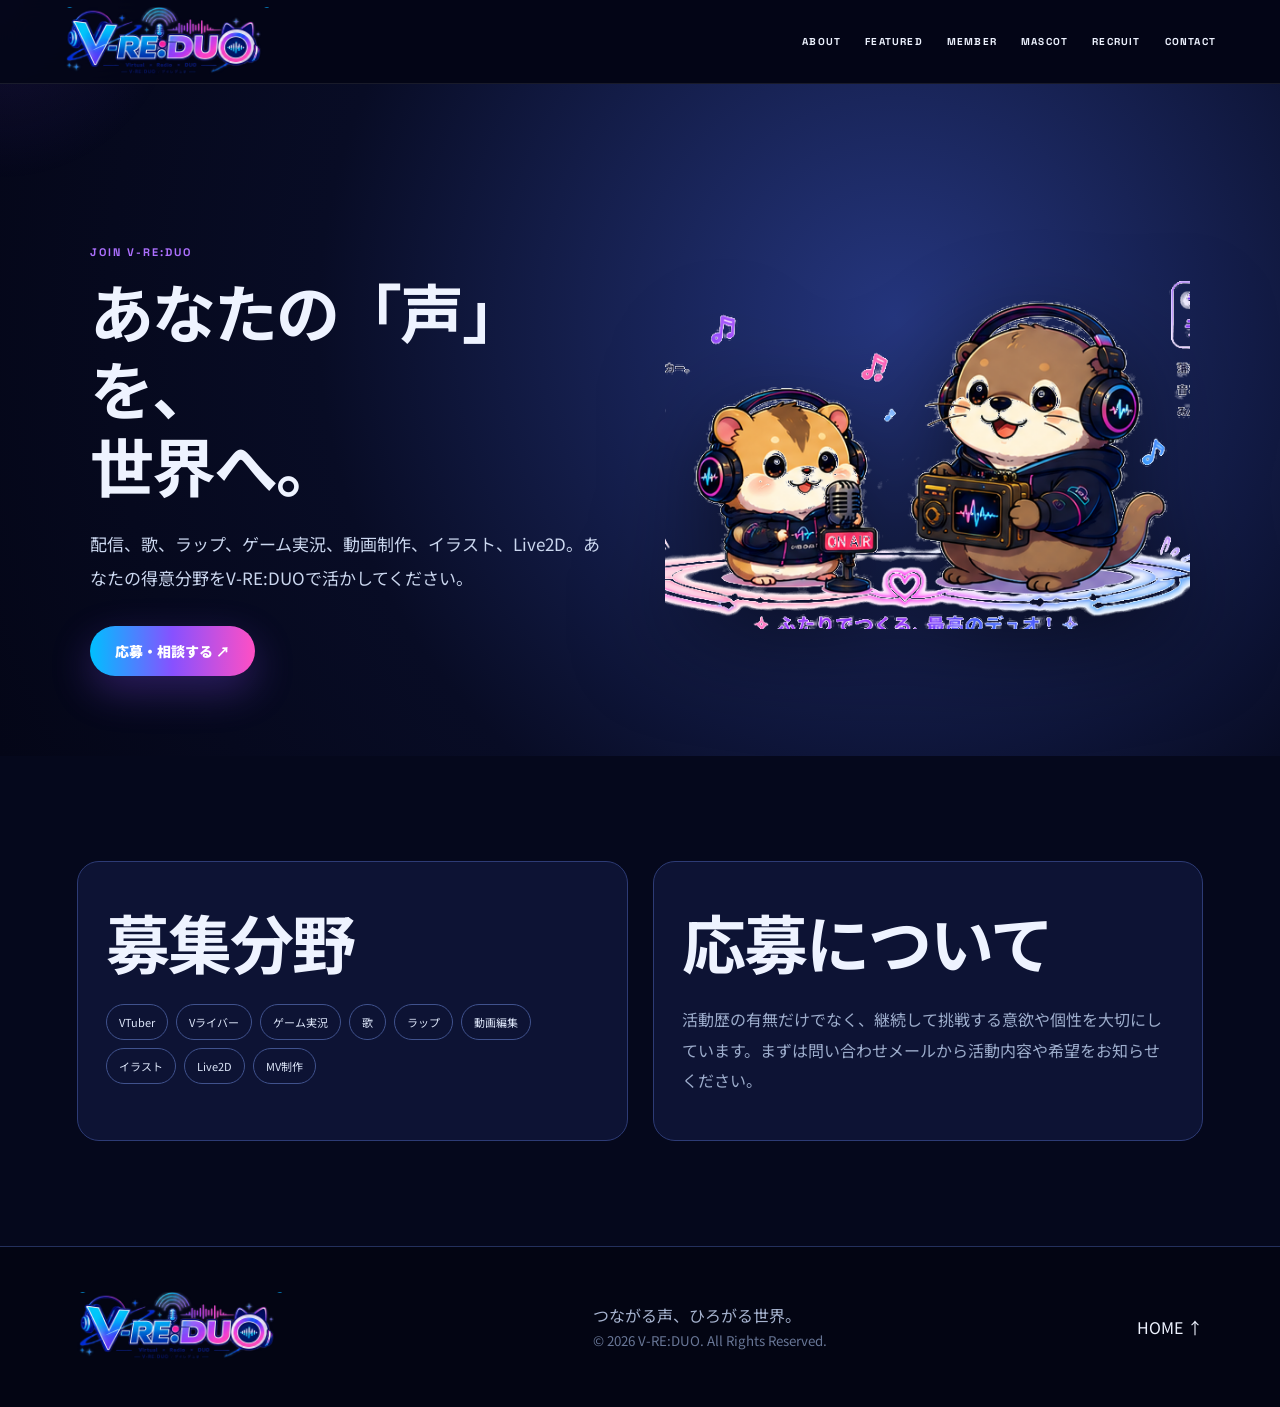
<file: recruit.html>
<!doctype html><html lang="ja"><head><meta charset="utf-8"><meta name="viewport" content="width=device-width,initial-scale=1"><title>RECRUIT｜V-RE:DUO</title><link rel="stylesheet" href="style.css"></head><body><div class="loader"><div class="loader-inner"><img src="logo-vreduo.png" alt=""><div class="loader-bars"><i></i><i></i><i></i><i></i><i></i><i></i><i></i></div></div></div><div class="pointer"></div><div class="progress"><span></span></div><header class="header"><a class="header-logo" href="index.html"><img src="logo-vreduo.png" alt="V-RE:DUO"></a><nav id="nav"><a href="index.html#about">ABOUT</a><a href="index.html#featured">FEATURED</a><a href="index.html#members">MEMBER</a><a href="mascot.html">MASCOT</a><a href="recruit.html">RECRUIT</a><a href="index.html#contact">CONTACT</a></nav><button id="menu" class="menu"><span></span><span></span><span></span></button></header><main class="page"><section class="page-hero"><div><p class="eyebrow">JOIN V-RE:DUO</p><h1>あなたの「声」を、<br>世界へ。</h1><p class="lead">配信、歌、ラップ、ゲーム実況、動画制作、イラスト、Live2D。あなたの得意分野をV-RE:DUOで活かしてください。</p><div class="links"><a class="btn primary" href="mailto:contact.vreduo@gmail.com">応募・相談する ↗</a></div></div><img src="mascot-duo.png" alt=""></section><section class="section recruit"><div class="profile-details"><article class="profile-box"><h2>募集分野</h2><div class="recruit-tags"><span>VTuber</span><span>Vライバー</span><span>ゲーム実況</span><span>歌</span><span>ラップ</span><span>動画編集</span><span>イラスト</span><span>Live2D</span><span>MV制作</span></div></article><article class="profile-box"><h2>応募について</h2><p>活動歴の有無だけでなく、継続して挑戦する意欲や個性を大切にしています。まずは問い合わせメールから活動内容や希望をお知らせください。</p></article></div></section></main><footer><img src="logo-vreduo.png" alt="V-RE:DUO"><div><p>つながる声、ひろがる世界。</p><small>© 2026 V-RE:DUO. All Rights Reserved.</small></div><a href="index.html">HOME ↑</a></footer><script src="script.js"></script></body></html>
</file>
<file: style.css>
@import url('https://fonts.googleapis.com/css2?family=Noto+Sans+JP:wght@400;500;700;800;900&family=Space+Grotesk:wght@500;600;700&display=swap');
:root{--bg:#040617;--bg2:#080c25;--panel:#0d1334;--line:#2d3b75;--text:#eef3ff;--muted:#9dadcc;--blue:#00bfff;--violet:#8751ff;--pink:#ff4fc4;--cyan:#70efff}
*{box-sizing:border-box}html{scroll-behavior:smooth}body{margin:0;background:var(--bg);color:var(--text);font-family:'Noto Sans JP',sans-serif;overflow-x:hidden}a{text-decoration:none;color:inherit}img{max-width:100%;display:block}
.loader{position:fixed;inset:0;z-index:999;background:#040617;display:grid;place-items:center;transition:.6s}.loader.hidden{opacity:0;visibility:hidden}.loader-inner{text-align:center}.loader img{width:260px;filter:drop-shadow(0 0 24px #25c8ff88)}.loader-bars{display:flex;justify-content:center;align-items:center;gap:5px;height:50px;margin-top:18px}.loader-bars i{width:5px;border-radius:9px;background:linear-gradient(var(--cyan),var(--pink));animation:wave .7s ease-in-out infinite alternate}.loader-bars i:nth-child(2n){animation-delay:.12s}.loader-bars i:nth-child(3n){animation-delay:.25s}
.pointer{position:fixed;width:380px;height:380px;border-radius:50%;background:radial-gradient(circle,#8551ff20,transparent 67%);pointer-events:none;z-index:0;transform:translate(-50%,-50%)}.progress{position:fixed;top:0;left:0;right:0;height:3px;z-index:100}.progress span{display:block;height:100%;width:0;background:linear-gradient(90deg,var(--blue),var(--violet),var(--pink))}
.header{height:84px;padding:0 5vw;display:flex;align-items:center;justify-content:space-between;position:fixed;inset:0 0 auto;z-index:50;background:#040617df;backdrop-filter:blur(18px);border-bottom:1px solid #ffffff16}.header-logo img{height:70px}.header nav{display:flex;gap:24px}.header nav a{font:700 10px 'Space Grotesk';letter-spacing:1.2px}.menu{display:none;width:54px;height:44px;border:1px solid #ffffff35;border-radius:999px;background:#ffffff08}.menu span{display:block;width:18px;height:1px;background:#fff;margin:4px auto}
.page{padding-top:84px}.section{padding:105px 6vw;position:relative;z-index:2}.section-no{font:700 11px 'Space Grotesk';letter-spacing:2px;color:#7283b0;margin:0 0 38px}.eyebrow{font:700 11px 'Space Grotesk';letter-spacing:2px;color:#ad70ff}.cyan{color:var(--cyan)}.section h2,.page-hero h1{font-size:clamp(38px,5vw,68px);line-height:1.2;letter-spacing:-2px;margin:13px 0 25px}
.hero{min-height:100svh;position:relative;overflow:hidden;display:grid;grid-template-columns:.95fr 1.05fr;align-items:center;padding:125px 5vw 75px;background:radial-gradient(circle at 67% 30%,#28357c 0,#101847 34%,#040617 72%)}.hero-grid{position:absolute;inset:0;background-image:linear-gradient(#ffffff08 1px,transparent 1px),linear-gradient(90deg,#ffffff08 1px,transparent 1px);background-size:54px 54px;mask-image:linear-gradient(to bottom,#000,transparent 94%)}.aurora{position:absolute;border-radius:50%;filter:blur(95px);opacity:.43;animation:aurora 11s ease-in-out infinite alternate}.aurora.a{width:42vw;height:42vw;background:var(--violet);right:-11vw;top:-17vw}.aurora.b{width:34vw;height:34vw;background:var(--pink);left:-14vw;bottom:-13vw;animation-delay:-3s}.hero-copy{position:relative;z-index:3}.live{font:700 11px 'Space Grotesk';letter-spacing:2px}.live i{display:inline-block;width:9px;height:9px;border-radius:50%;background:var(--pink);box-shadow:0 0 18px var(--pink);margin-right:9px;animation:pulse 1.15s infinite}.hero-logo{width:min(700px,95%);margin:12px 0 -5px;filter:drop-shadow(0 0 28px #2bd0ff55)}.hero h1{font-size:clamp(48px,6vw,86px);font-weight:900;line-height:1.08;letter-spacing:-4px;margin:10px 0 24px}.hero h1 em{font-style:normal;background:linear-gradient(90deg,var(--blue),var(--violet),var(--pink));-webkit-background-clip:text;color:transparent}.lead{font-size:17px;line-height:1.95;color:#cbd7ef}.actions,.links{display:flex;gap:13px;flex-wrap:wrap;margin-top:32px}.btn{display:inline-flex;align-items:center;justify-content:center;border:0;border-radius:999px;padding:15px 25px;font-weight:900;font-size:14px;cursor:pointer}.primary{background:linear-gradient(90deg,var(--blue),var(--violet),var(--pink));color:#fff;box-shadow:0 15px 40px #8b4dff4c}.outline{border:1px solid #ffffff40;background:#ffffff08}.hero-stage{position:relative;z-index:3;overflow:hidden;border-radius:30px;border:1px solid #46569d;box-shadow:0 30px 90px #0008}.hero-stage img{width:100%;min-height:560px;object-fit:cover;animation:slowZoom 13s ease-in-out infinite alternate}.hero-stage:after{content:"";position:absolute;inset:0;background:linear-gradient(130deg,#06102d44,#ff3e9d18)}.chips{display:flex;gap:8px;flex-wrap:wrap;margin-top:30px}.chips span{padding:7px 10px;border:1px solid #ffffff20;border-radius:999px;font:600 10px 'Space Grotesk';color:#aebddd}
.featured{background:#070a1d}.featured-card{position:relative;min-height:570px;border:1px solid #9047db;border-radius:30px;overflow:hidden;box-shadow:0 0 45px #7c3cff25}.featured-card>img{position:absolute;inset:0;width:100%;height:100%;object-fit:cover;animation:slowZoom 14s ease-in-out infinite alternate}.featured-overlay{position:absolute;inset:0;background:linear-gradient(90deg,#070a1df8 0,#070a1dcf 46%,#070a1d4d 100%)}.featured-copy{position:relative;z-index:2;max-width:680px;padding:62px}.featured-copy p{color:#d2dcf0;line-height:1.9}.person-badges{display:flex;gap:10px;flex-wrap:wrap;margin:26px 0}.person-badges span{display:grid;padding:10px 14px;border-radius:15px;background:#101638d4;border:1px solid #40528d}.person-badges small{color:#9eacc8;font-size:10px}
.about,.news{background:#080c25}.split{display:grid;grid-template-columns:1fr 1fr;gap:8vw}.copy{padding-top:22px;color:var(--muted);font-size:17px;line-height:2}.copy strong{color:#fff}.stats,.values{display:grid;grid-template-columns:repeat(4,1fr);gap:16px;margin-top:60px}.values{grid-template-columns:repeat(3,1fr)}.stats article,.values article{padding:26px;border:1px solid var(--line);border-radius:22px;background:#0c1232}.stats strong{display:block;font:700 42px 'Space Grotesk';background:linear-gradient(90deg,var(--blue),var(--pink));-webkit-background-clip:text;color:transparent}.stats span,.values span{font:700 10px 'Space Grotesk';letter-spacing:1px}.stats p,.values p{color:var(--muted);font-size:12px;line-height:1.8}
.members,.contact,.recruit{background:#05081c}.heading{display:flex;align-items:end;justify-content:space-between;gap:25px}.heading>p{color:var(--muted)}.member-grid{display:grid;grid-template-columns:repeat(3,1fr);gap:18px;margin-top:35px}.member-card{overflow:hidden;border:1px solid var(--line);border-radius:26px;background:linear-gradient(145deg,#10163b,#0a102d);transition:.3s}.member-card:hover{transform:translateY(-8px);box-shadow:0 25px 70px #0006}.card-image{height:430px;position:relative;overflow:hidden;background:#0b0d19}.card-image img{width:100%;height:100%;object-fit:cover;object-position:center top;transition:.5s}.member-card:hover .card-image img{transform:scale(1.035)}.card-content{padding:24px}.category{font:700 10px 'Space Grotesk';letter-spacing:1.4px;color:#52d5ff}.card-content h3{font-size:30px;margin:8px 0 0}.card-content small{color:#9ba9c7;letter-spacing:1px}.tags{display:flex;gap:6px;flex-wrap:wrap;margin:18px 0}.tags span{padding:6px 9px;border-radius:999px;background:#202957;font-size:10px;font-weight:800}.card-content>p{color:var(--muted);line-height:1.8;font-size:13px}.profile-link{width:100%;border:1px solid #40528d;border-radius:999px;background:#101638;color:#fff;padding:11px;font-weight:900;display:block;text-align:center}
.mascot{background:linear-gradient(125deg,#0d1738,#243078 50%,#7a358a)}.mascot-grid{display:grid;grid-template-columns:1fr 1fr;gap:60px;align-items:center}.mascot-image img{width:100%;max-height:500px;object-fit:contain;filter:drop-shadow(0 30px 40px #0008);animation:float 3.7s ease-in-out infinite}.mascot article{padding:21px 23px;border:1px solid #ffffff25;border-radius:20px;background:#ffffff0b;margin-top:14px}.mascot article p{margin:0;color:#dae4f8;line-height:1.8}
.news-cards{display:grid;grid-template-columns:repeat(4,1fr);gap:16px;margin-top:30px}.news-cards article{padding:24px;border:1px solid var(--line);border-radius:20px;background:#0c1232}.news-cards time{font:700 10px 'Space Grotesk';color:#8796b7}.news-cards span{display:inline-block;margin:13px 0 8px;padding:5px 9px;border-radius:999px;background:linear-gradient(90deg,var(--blue),var(--pink));font-size:9px;font-weight:900}.news-cards h3{font-size:14px;line-height:1.8}
.recruit-panel,.contact-panel{display:grid;grid-template-columns:1fr 1fr;gap:30px;align-items:center;padding:50px;border:1px solid #40518c;border-radius:30px;background:linear-gradient(135deg,#10163a,#0b102c)}.recruit-tags{display:flex;gap:8px;flex-wrap:wrap}.recruit-tags span{padding:9px 12px;border:1px solid #40528d;border-radius:999px;color:#dce5f8;font-size:11px}.contact-panel form{display:grid;gap:14px}.contact-panel label{font-size:12px;font-weight:900}.contact-panel input,.contact-panel select,.contact-panel textarea{display:block;width:100%;margin-top:7px;padding:13px 14px;border:1px solid #344579;border-radius:12px;background:#070b20;color:#fff;font:inherit}
.page-hero{min-height:68vh;padding:150px 7vw 80px;display:grid;grid-template-columns:1fr 1fr;gap:50px;align-items:center;background:radial-gradient(circle at 70% 35%,#25367e,#080c25 58%,#040617)}.page-hero img{max-height:620px;object-fit:contain;margin:auto;filter:drop-shadow(0 30px 45px #0008)}.profile-details{display:grid;grid-template-columns:1fr 1fr;gap:25px}.profile-box{padding:28px;border:1px solid var(--line);border-radius:22px;background:#0d1334}.profile-box p{color:var(--muted);line-height:1.9}.member-list{display:grid;gap:12px}.member-list div{display:grid;grid-template-columns:100px 1fr;padding:14px 0;border-bottom:1px solid var(--line)}.member-list b{font-size:12px}.member-list span{color:var(--muted)}
footer{display:flex;align-items:center;justify-content:space-between;gap:25px;padding:45px 6vw;background:#030513;border-top:1px solid #24305c}footer img{height:70px}footer p{margin:0;color:#a7b4d0}footer small{color:#687696}.reveal{opacity:0;transform:translateY(26px);transition:.75s ease}.reveal.visible{opacity:1;transform:none}
@keyframes pulse{50%{opacity:.35;transform:scale(.72)}}@keyframes aurora{to{transform:translate(80px,42px) scale(1.08)}}@keyframes float{50%{transform:translateY(-14px)}}@keyframes slowZoom{from{transform:scale(1.02) translateX(0)}to{transform:scale(1.12) translateX(-1.5%)}}@keyframes wave{from{height:10px}to{height:48px}}
@media(max-width:1050px){.member-grid{grid-template-columns:repeat(2,1fr)}.stats{grid-template-columns:repeat(2,1fr)}.news-cards{grid-template-columns:repeat(2,1fr)}}
@media(max-width:760px){.pointer{display:none}.header{height:72px}.header-logo img{height:52px}.header nav{display:none;position:absolute;top:72px;left:0;right:0;padding:24px 6vw;flex-direction:column;background:#040617fa}.header nav.open{display:flex}.menu{display:block}.hero{grid-template-columns:1fr;padding:105px 6vw 65px;text-align:center}.hero-logo{margin-inline:auto}.hero h1{font-size:clamp(42px,13vw,62px);letter-spacing:-2.5px}.actions,.chips{justify-content:center}.hero-stage{margin-top:25px}.hero-stage img{min-height:420px}.section{padding:78px 6vw}.featured-card{min-height:700px}.featured-overlay{background:linear-gradient(0deg,#070a1df8 0,#070a1da5 60%,transparent 100%)}.featured-copy{position:absolute;left:0;right:0;bottom:0;padding:28px}.split,.mascot-grid,.recruit-panel,.contact-panel,.page-hero,.profile-details{grid-template-columns:1fr}.stats,.values,.member-grid,.news-cards{grid-template-columns:1fr}.heading{align-items:start;flex-direction:column}.card-image{height:440px}.page-hero{padding:120px 6vw 60px}.recruit-panel,.contact-panel{padding:28px 22px}footer{align-items:flex-start;flex-direction:column}}
@media(prefers-reduced-motion:reduce){*,*:before,*:after{animation:none!important}.reveal{opacity:1;transform:none}}

.news-link{display:block;color:inherit;text-decoration:none}
.news-link article{height:100%;transition:.25s}
.news-link:hover article,.news-link:focus-visible article{transform:translateY(-5px);border-color:#ff4fc4;box-shadow:0 18px 45px #0005,0 0 22px #ff4fc422}
.news-link article p{margin:10px 0 0;color:#9dadcc;font-size:12px;line-height:1.7}

.mascot-official{background:linear-gradient(125deg,#0d1738,#243078 50%,#7a358a)}
.official-mascot-wrap{max-width:1500px;margin:0 auto}
.official-mascot-wrap>h2{text-align:center}
.official-mascot-wrap>.eyebrow{text-align:center}
.official-mascot-image{overflow:hidden;border:1px solid #ffffff2e;border-radius:28px;background:#fff;box-shadow:0 30px 80px #0007}
.official-mascot-image img{display:block;width:100%;height:auto;animation:officialMascotFloat 7s ease-in-out infinite alternate}
.official-mascot-wrap .actions{justify-content:center;margin-top:25px}
@keyframes officialMascotFloat{from{transform:scale(1.005)}to{transform:scale(1.025)}}
@media(max-width:760px){
  .official-mascot-image{border-radius:18px}
  .official-mascot-image img{animation:none}
}
</file>
